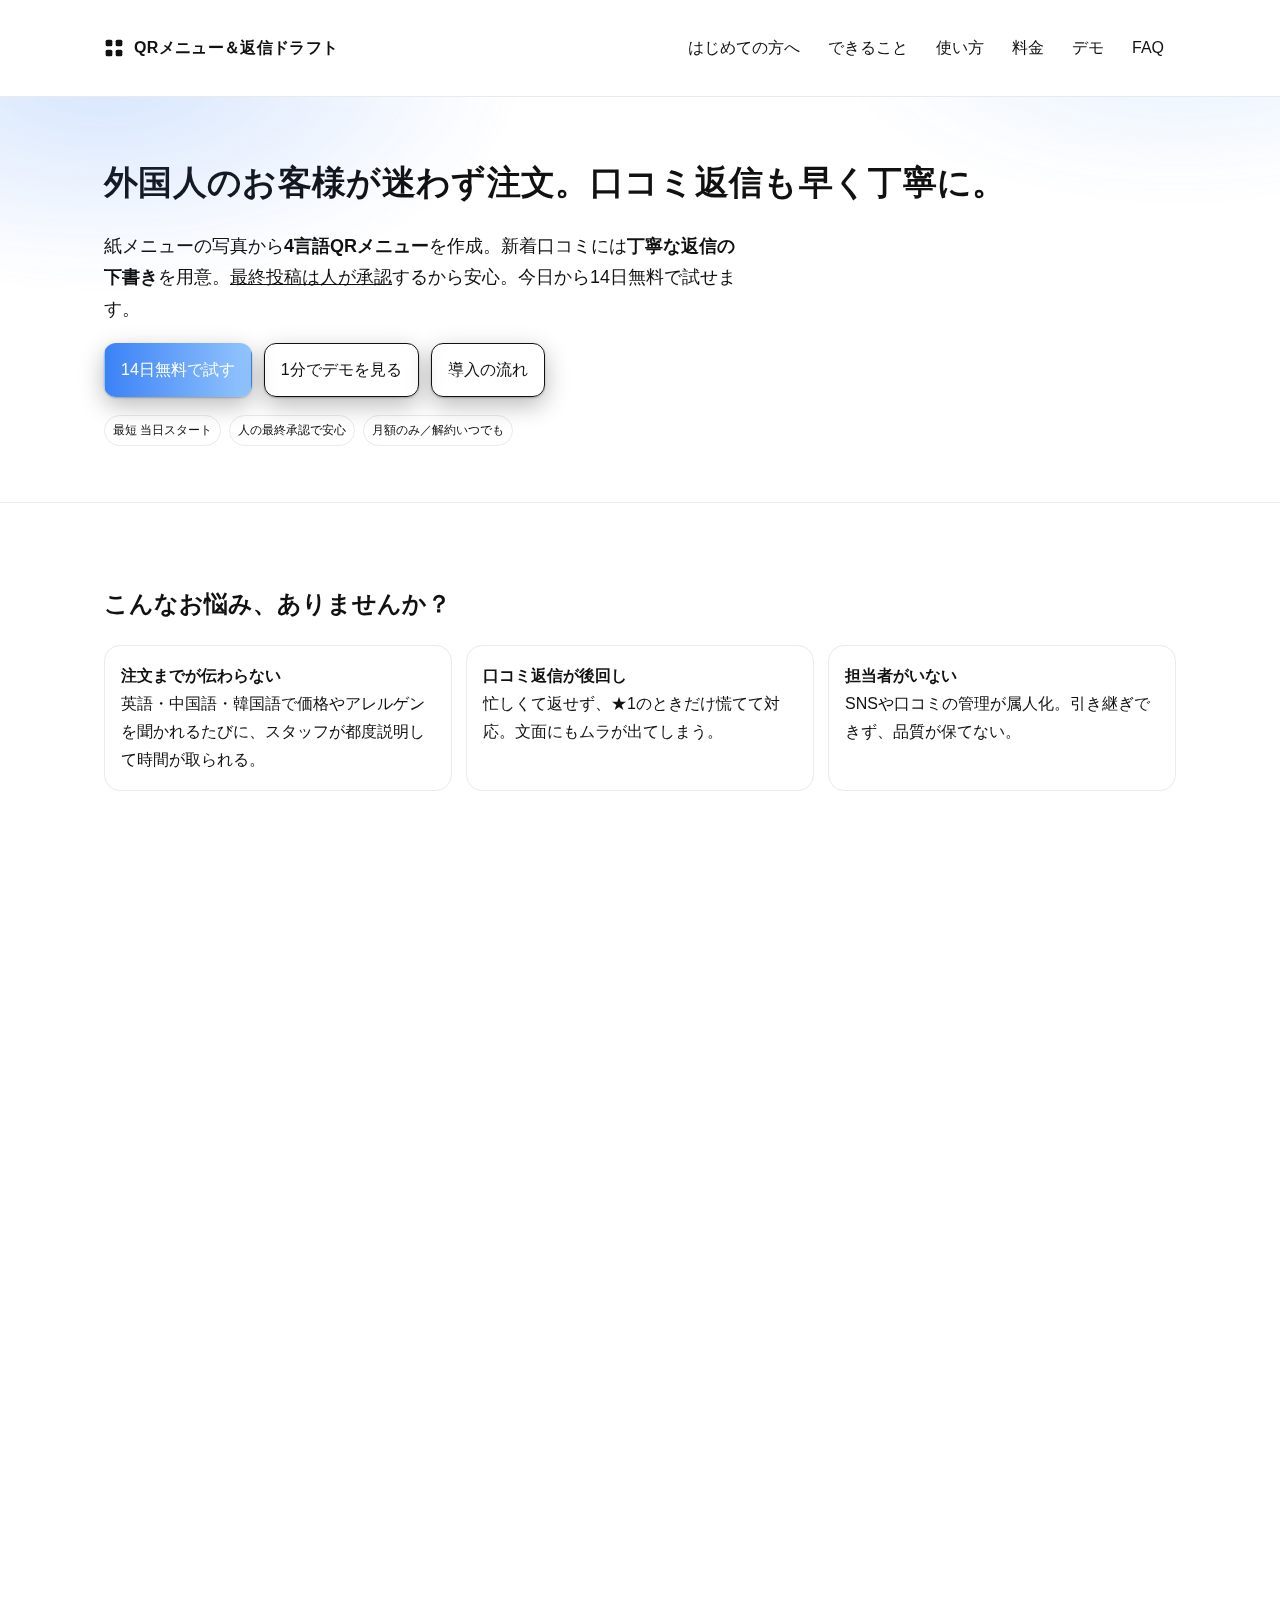
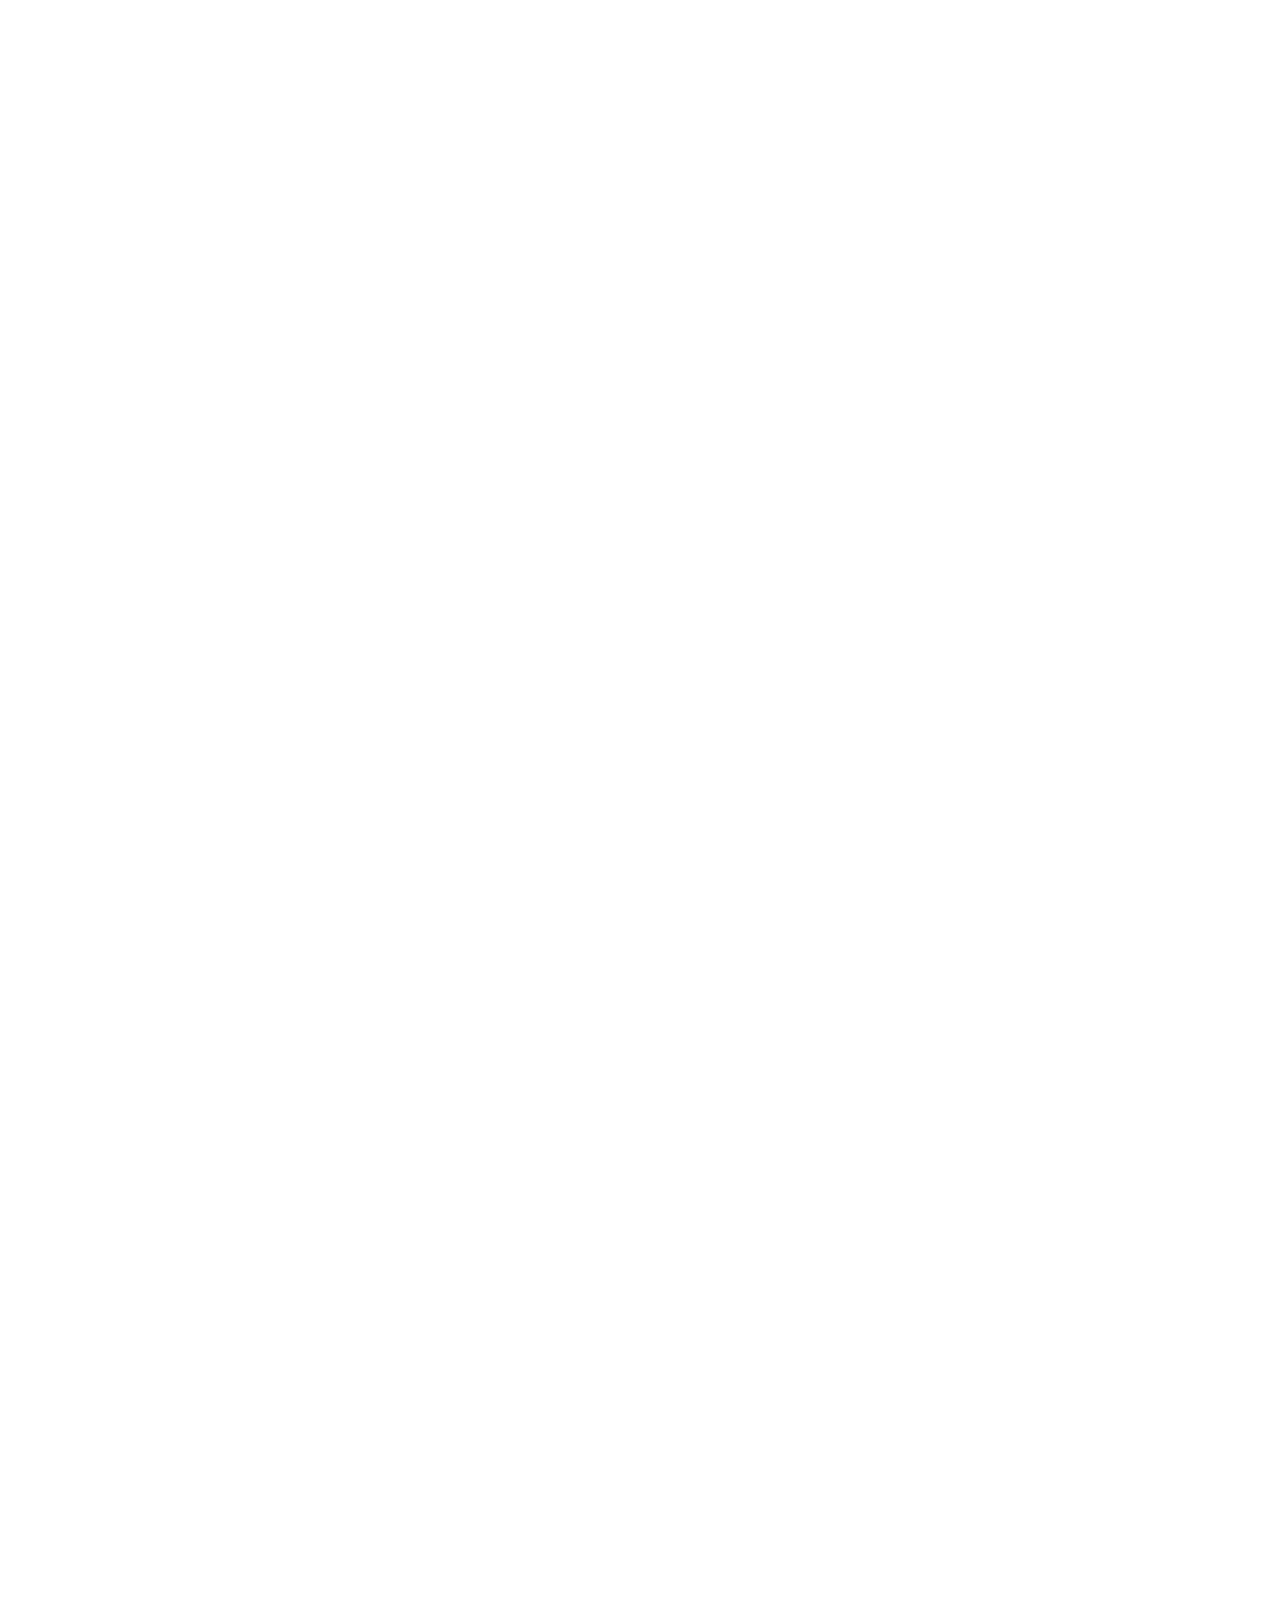
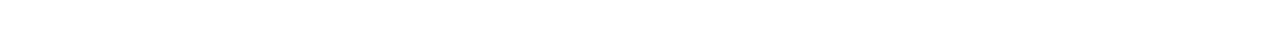
<file: index.html>
<!doctype html>
<html lang="ja">
<head>
  <meta charset="utf-8" />
  <meta name="viewport" content="width=device-width,initial-scale=1" />
  <title>外国人のお客様が迷わず注文。口コミ返信も早く丁寧に｜4言語QRメニュー＆返信ドラフト（14日無料）</title>
  <meta name="description" content="紙メニューの写真から4言語メニューを作成。新着口コミには丁寧な返信の下書きを用意。最終投稿は人の承認で安心。今日から14日無料でお試し。">
  <link rel="canonical" href="https://furahurarin.github.io/qrmenu-site/" />
  <meta property="og:title" content="4言語QRメニュー＆口コミ返信ドラフト｜14日無料" />
  <meta property="og:description" content="外国人のお客様が迷わず注文。新着口コミの返信も素早く丁寧に。最終承認は人が行うから安心。" />
  <meta property="og:type" content="website" />
  <meta property="og:url" content="https://furahurarin.github.io/qrmenu-site/" />
  <meta property="og:image" content="https://furahurarin.github.io/qrmenu-site/og.png" />
  <link rel="icon" href="./favicon.svg" type="image/svg+xml" />
  <meta name="robots" content="index,follow" />
  <link rel="preconnect" href="https://buy.stripe.com" crossorigin>
  <meta name="theme-color" content="#0b0e14" media="(prefers-color-scheme: dark)">
  <meta name="theme-color" content="#ffffff" media="(prefers-color-scheme: light)">

  <!-- external CSS -->
  <link rel="stylesheet" href="./assets/styles/main.css" />
</head>
<body>
  <div class="progress" aria-hidden="true"></div>
  <a href="#main" class="skip">本文へスキップ</a>

  <header class="nav" role="banner">
    <div class="wrap">
      <div class="brand">
        <svg viewBox="0 0 24 24" fill="currentColor" aria-hidden="true"><rect x="2" y="2" width="8" height="8" rx="2"/><rect x="14" y="2" width="8" height="8" rx="2"/><rect x="2" y="14" width="8" height="8" rx="2"/><rect x="14" y="14" width="8" height="8" rx="2"/></svg>
        <span>QRメニュー＆返信ドラフト</span>
      </div>
      <nav class="navlinks" aria-label="主ナビ">
        <a href="#owner">はじめての方へ</a>
        <a href="#logic">できること</a>
        <a href="#how">使い方</a>
        <a href="#pricing">料金</a>
        <a href="./demo.html" rel="noopener">デモ</a>
        <a href="#faq">FAQ</a>
      </nav>
    </div>
  </header>

  <section class="hero" aria-labelledby="hero-title">
    <div class="wrap">
      <h1 id="hero-title">外国人のお客様が迷わず注文。口コミ返信も早く丁寧に。</h1>
      <p class="lead">紙メニューの写真から<strong>4言語QRメニュー</strong>を作成。新着口コミには<strong>丁寧な返信の下書き</strong>を用意。<u>最終投稿は人が承認</u>するから安心。今日から14日無料で試せます。</p>
      <div class="cta" role="group" aria-label="主要アクション">
        <a class="btn primary" href="https://buy.stripe.com/test_aFa7sNc7A7Ai9Xr0ym9ws00" target="_blank" rel="noopener">14日無料で試す</a>
        <a class="btn ghost" href="./demo.html" rel="noopener">1分でデモを見る</a>
        <a class="btn ghost" data-open="flow" aria-haspopup="dialog" aria-controls="flow">導入の流れ</a>
      </div>
      <div class="badges" aria-label="特徴">
        <span class="badge">最短 当日スタート</span>
        <span class="badge">人の最終承認で安心</span>
        <span class="badge">月額のみ／解約いつでも</span>
      </div>
    </div>
  </section>

  <main id="main">
    <div class="wrap">
      <!-- ※以下は元の index.html と同一構造です（省略なしで貼替済） -->
      <!-- For Owners -->
      <section id="owner" class="section reveal" aria-labelledby="owner-h">
        <h2 id="owner-h">こんなお悩み、ありませんか？</h2>
        <div class="grid grid-3">
          <div class="card"><strong>注文までが伝わらない</strong><br>英語・中国語・韓国語で価格やアレルゲンを聞かれるたびに、スタッフが都度説明して時間が取られる。</div>
          <div class="card"><strong>口コミ返信が後回し</strong><br>忙しくて返せず、★1のときだけ慌てて対応。文面にもムラが出てしまう。</div>
          <div class="card"><strong>担当者がいない</strong><br>SNSや口コミの管理が属人化。引き継ぎできず、品質が保てない。</div>
        </div>
      </section>

      <!-- Logic / Value -->
      <section id="logic" class="section reveal" aria-labelledby="logic-h">
        <h2 id="logic-h">これ一つで、来店の機会損失を防ぎます</h2>
        <div class="grid grid-3">
          <article class="card">
            <h3>① 言語の不安をゼロに</h3>
            <p class="tick">紙メニューの写真から 4言語（日本語/英/中/韓）を作成。</p>
            <p class="tick">価格・説明・アレルゲンを明記。<span class="muted">※最終確認は店舗様</span></p>
          </article>
          <article class="card">
            <h3>② 口コミ対応を時短</h3>
            <p class="tick">新着を検知→<strong>下書き</strong>（★5/★3/★1に最適化）を自動用意。</p>
            <p class="tick"><u>人が最終確認</u>してから投稿。語調のブレを防ぎます。</p>
          </article>
          <article class="card">
            <h3>③ 継続運用をラクに</h3>
            <p class="tick">通知→下書き→承認→投稿まで定型化。属人化を解消。</p>
            <p class="tick">「48時間以内の返信目安」を画面で可視化。</p>
          </article>
        </div>

        <div class="card" style="margin-top:12px">
          <h3 style="margin:0 0 8px">かんたんROI試算</h3>
          <div class="calc" aria-label="ROI簡易計算">
            <label>月間QR閲覧数 <input id="c_scans" type="number" value="800" inputmode="numeric" aria-label="月間QR閲覧数"></label>
            <label>来店率の上昇（%） <input id="c_uplift" type="number" value="5" inputmode="decimal" aria-label="来店率上昇"></label>
            <label>平均客単価(¥) <input id="c_ticket" type="number" value="1200" inputmode="numeric" aria-label="平均客単価"></label>
            <label>月額費(¥) <input id="c_spend" type="number" value="6980" inputmode="numeric" aria-label="月額費"></label>
            <strong id="c_out" style="margin-left:6px">—</strong>
          </div>
          <p class="muted" style="margin-top:6px">※目安。立地・写真品質・レビュー数で変動します。</p>
        </div>
      </section>

      <!-- How it works -->
      <section id="how" class="section reveal" aria-labelledby="how-h">
        <h2 id="how-h">使い方はシンプル、3ステップ</h2>
        <div class="grid grid-3">
          <div class="card">1. <strong>QRポップを設置</strong><br>A6卓上/A4入口のQRを店頭に。紙メニュー併記で安心。</div>
          <div class="card">2. <strong>4言語メニュー作成</strong><br>写真やCSVから作成、人が最終チェック。</div>
          <div class="card">3. <strong>口コミ対応</strong><br>通知→下書き→承認→投稿。丁寧な日本語テンプレ付き。</div>
        </div>
        <details style="margin-top:10px"><summary>返信文サンプルを見る</summary>
          <div class="card" style="margin-top:10px">
            <p><strong>★5 例：</strong>ご来店ありがとうございました。お料理を気に入っていただけて大変嬉しいです。次回は季節限定メニューもぜひお試しください。</p>
            <p><strong>★3 例：</strong>ご期待に十分お応えできず申し訳ありません。いただいたご指摘（待ち時間）を改善し、より快適にお過ごしいただけるよう努めます。</p>
            <p><strong>★1 例：</strong>不快な思いをさせてしまい、深くお詫び申し上げます。詳細を確認し再発防止に取り組みます。もし差し支えなければ、状況を教えていただけますと幸いです。</p>
          </div>
        </details>
      </section>

      <!-- Pricing -->
      <section id="pricing" class="section reveal" aria-labelledby="pricing-h">
        <h2 id="pricing-h">料金（14日無料・いつでも解約）</h2>
        <div class="grid grid-3">
          <article class="card price" aria-label="Lite">
            <h3>Lite</h3>
            <div><span class="yen">¥</span><span class="amt">3,980</span><span class="per">/月</span></div>
            <ul>
              <li>1店舗・1カテゴリ</li>
              <li>返信下書き 30/月</li>
              <li>月次ミニレポ（簡易）</li>
            </ul>
          </article>
          <article class="card price" aria-label="Pro（おすすめ）">
            <h3>Pro（おすすめ）</h3>
            <div><span class="yen">¥</span><span class="amt">6,980</span><span class="per">/月</span></div>
            <ul>
              <li>1店舗・無制限カテゴリ</li>
              <li>返信下書き 100/月</li>
              <li>辞書カスタム／返信目安の可視化</li>
            </ul>
          </article>
          <article class="card price" aria-label="DFY（おまかせ）">
            <h3>DFY（おまかせ）</h3>
            <div><span class="yen">¥</span><span class="amt">19,800</span><span class="per">/月</span></div>
            <ul>
              <li>写真差し替え・翻訳手直し</li>
              <li>投稿代行（人の最終承認後）</li>
              <li>優先サポート</li>
            </ul>
          </article>
        </div>
        <div class="cta" role="group" aria-label="料金アクション">
          <a class="btn primary" href="https://buy.stripe.com/test_aFa7sNc7A7Ai9Xr0ym9ws00" target="_blank" rel="noopener">14日無料で試す（Pro）</a>
          <a class="btn ghost" href="./demo.html" rel="noopener">デモを見る</a>
        </div>
        <p class="muted">※決済はStripe。カード情報は当サービスで保持しません。</p>
      </section>

      <section id="trust" class="section reveal" aria-labelledby="trust-h">
        <h2 id="trust-h">安心して使える運用ポリシー</h2>
        <div class="grid grid-2">
          <div class="card">
            <h3>安全設計</h3>
            <ul>
              <li>最小権限・アクセス制御・ログ監査</li>
              <li><u>自動投稿なし</u>：最終投稿は必ず人が承認</li>
              <li>禁則語フィルタと丁寧文体のテンプレ</li>
            </ul>
          </div>
          <div class="card">
            <h3>法令・ガイドライン</h3>
            <ul>
              <li>対価提供・選別依頼は行いません</li>
              <li>アレルゲンは原文優先の免責を併記（最終確認は店舗様）</li>
              <li>48時間以内の返信を目安として運用</li>
            </ul>
            <p><a href="./terms.html">利用規約</a>・<a href="./privacy.html">プライバシー</a>・<a href="./security.html">セキュリティ</a></p>
          </div>
        </div>
      </section>

      <section id="faq" class="section reveal" aria-labelledby="faq-h">
        <h2 id="faq-h">よくある質問</h2>
        <details><summary>投稿まで自動で行われますか？</summary><p>いいえ。AIは返信の下書きまで。最終投稿は必ず人が承認します。</p></details>
        <details><summary>翻訳の間違いが心配です</summary><p>固有名詞辞書の適用と人手確認を行います。アレルゲンは原文優先の免責を併記し、最終確認は店舗様の責任範囲です。</p></details>
        <details><summary>途中解約はできますか？</summary><p>いつでも可能です。次回更新日前の解約で翌月以降は課金されません。</p></details>
        <p class="footer-note">免責：価格・アレルゲン等の最終確認は店舗様の責任範囲です。</p>
      </section>

      <footer class="section reveal" aria-labelledby="company">
        <h2 id="company">事業者情報</h2>
        <p>屋号：Relayo（例） / 所在地：福井県越前市… / 連絡先：<a href="mailto:contact@example.com">contact@example.com</a></p>
        <p><a href="./privacy.html">プライバシーポリシー</a> ｜ <a href="./terms.html">利用規約</a> ｜ <a href="./tokusho.html">特定商取引法に基づく表記</a></p>
        <p class="muted">Build: 2025-09-07</p>
      </footer>
    </div>
  </main>

  <button id="toTop" class="totop" aria-label="ページ上部へ">▲</button>

  <dialog id="flow" aria-labelledby="flow-h">
    <div class="dlg-h" id="flow-h">導入の流れ（14日無料）</div>
    <div class="dlg-c">
      <ol>
        <li><strong>申込：</strong>「14日無料で試す」→ Stripeで0円スタート</li>
        <li><strong>案内：</strong>申込完了画面とメールから <code>welcome.html</code> へ</li>
        <li><strong>設置：</strong>A6卓上/A4入口のQRを掲示（紙メニュー併記OK）</li>
        <li><strong>運用：</strong>レビュー通知→下書き生成→<u>人が最終承認</u>→投稿</li>
      </ol>
      <p class="muted">※対価提供や選別依頼は行いません。自動投稿もしません。</p>
    </div>
    <div class="dlg-f">
      <button class="btn ghost" data-close>閉じる</button>
      <a class="btn primary" href="https://buy.stripe.com/test_aFa7sNc7A7Ai9Xr0ym9ws00" target="_blank" rel="noopener">今すぐ試す</a>
    </div>
  </dialog>

  <!-- external JS -->
  <script defer src="./assets/js/main.js"></script>

  <!-- Structured data（既存を維持） -->
  <script type="application/ld+json">{"@context":"https://schema.org","@type":"Organization","name":"Relayo","url":"https://furahurarin.github.io/qrmenu-site/","logo":"https://furahurarin.github.io/qrmenu-site/og.png","sameAs":[]}</script>
  <script type="application/ld+json">{"@context":"https://schema.org","@type":"WebSite","name":"4言語QRメニュー＆口コミ返信ドラフト","url":"https://furahurarin.github.io/qrmenu-site/","potentialAction":{"@type":"SearchAction","target":"https://furahurarin.github.io/qrmenu-site/demo.html?q={search_term_string}","query-input":"required name=search_term_string"}}</script>
  <script type="application/ld+json">{"@context":"https://schema.org","@type":"Service","name":"4言語QRメニュー＆口コミ返信ドラフト","provider":{"@type":"Organization","name":"Relayo"},"areaServed":"JP","offers":[{"@type":"Offer","name":"Lite","price":"3980","priceCurrency":"JPY","availability":"https://schema.org/InStock"},{"@type":"Offer","name":"Pro","price":"6980","priceCurrency":"JPY","availability":"https://schema.org/InStock"},{"@type":"Offer","name":"DFY","price":"19800","priceCurrency":"JPY","availability":"https://schema.org/InStock"}]}</script>
  <script type="application/ld+json">{"@context":"https://schema.org","@type":"FAQPage","mainEntity":[{"@type":"Question","name":"投稿まで自動で行われますか？","acceptedAnswer":{"@type":"Answer","text":"いいえ。AIは返信の下書きまで。最終投稿は必ず人が承認します。"}},{"@type":"Question","name":"翻訳の間違いが心配です","acceptedAnswer":{"@type":"Answer","text":"固有名詞辞書の適用と人手確認を行います。アレルゲンは原文優先の免責を併記し、最終確認は店舗様の責任範囲です。"}},{"@type":"Question","name":"途中解約はできますか？","acceptedAnswer":{"@type":"Answer","text":"いつでも可能です。次回更新日前の解約で翌月以降は課金されません。"}}]}</script>
</body>
</html>
</file>
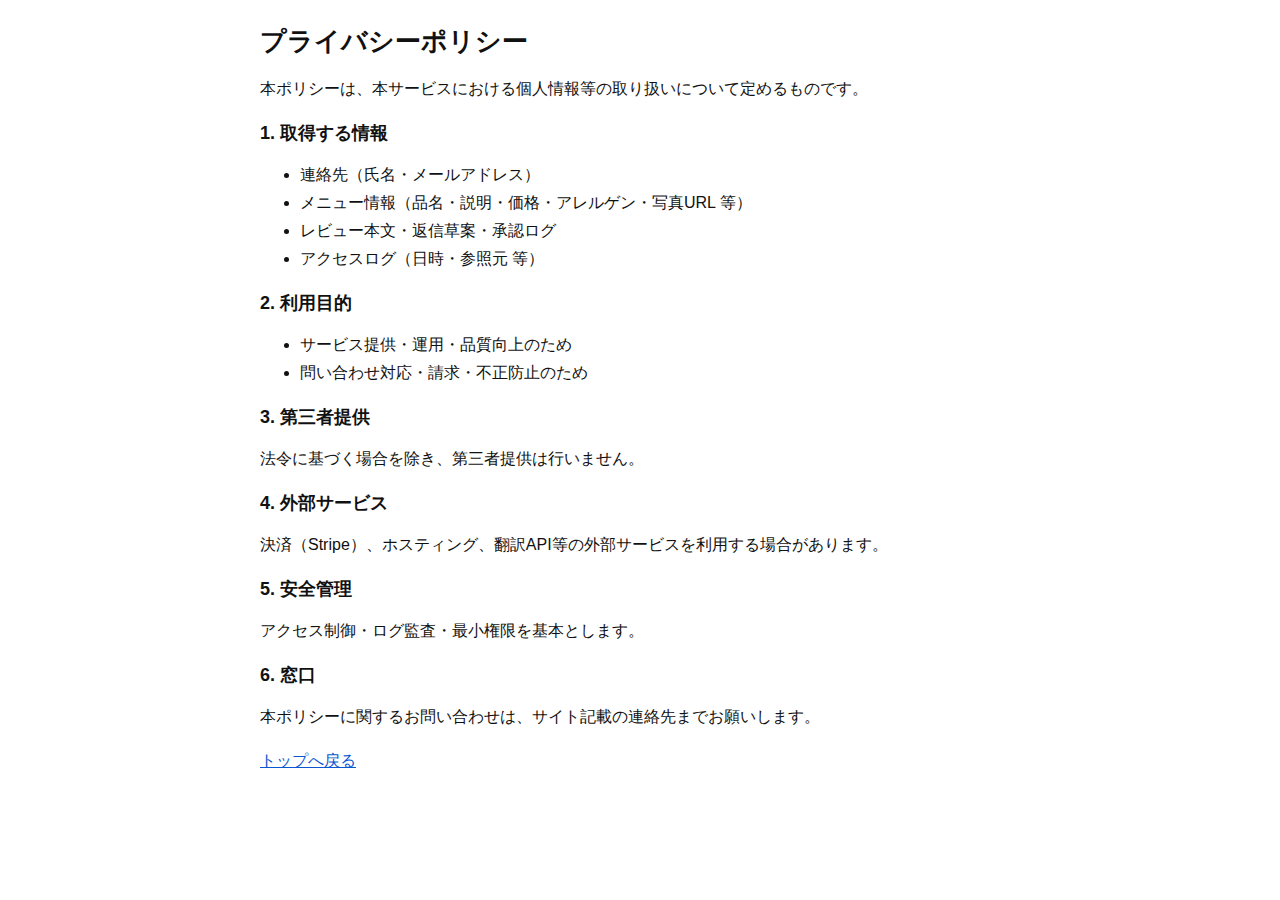
<file: privacy.html>
<!doctype html>
<html lang="ja">
<head>
  <meta charset="utf-8" />
  <meta name="viewport" content="width=device-width,initial-scale=1" />
  <title>プライバシーポリシー</title>
  <meta name="description" content="多言語QRメニュー＋口コミ自動翻訳/返信における、個人情報等の取り扱い方針を定めます。">
  <link rel="stylesheet" href="./assets/styles/pages.css" />
</head>
<body>
  <main class="wrap">
    <h1>プライバシーポリシー</h1>
    <p>本ポリシーは、本サービスにおける個人情報等の取り扱いについて定めるものです。</p>

    <h2>1. 取得する情報</h2>
    <ul>
      <li>連絡先（氏名・メールアドレス）</li>
      <li>メニュー情報（品名・説明・価格・アレルゲン・写真URL 等）</li>
      <li>レビュー本文・返信草案・承認ログ</li>
      <li>アクセスログ（日時・参照元 等）</li>
    </ul>

    <h2>2. 利用目的</h2>
    <ul>
      <li>サービス提供・運用・品質向上のため</li>
      <li>問い合わせ対応・請求・不正防止のため</li>
    </ul>

    <h2>3. 第三者提供</h2>
    <p>法令に基づく場合を除き、第三者提供は行いません。</p>

    <h2>4. 外部サービス</h2>
    <p>決済（Stripe）、ホスティング、翻訳API等の外部サービスを利用する場合があります。</p>

    <h2>5. 安全管理</h2>
    <p>アクセス制御・ログ監査・最小権限を基本とします。</p>

    <h2>6. 窓口</h2>
    <p>本ポリシーに関するお問い合わせは、サイト記載の連絡先までお願いします。</p>

    <p><a href="./index.html">トップへ戻る</a></p>
  </main>
</body>
</html>
</file>
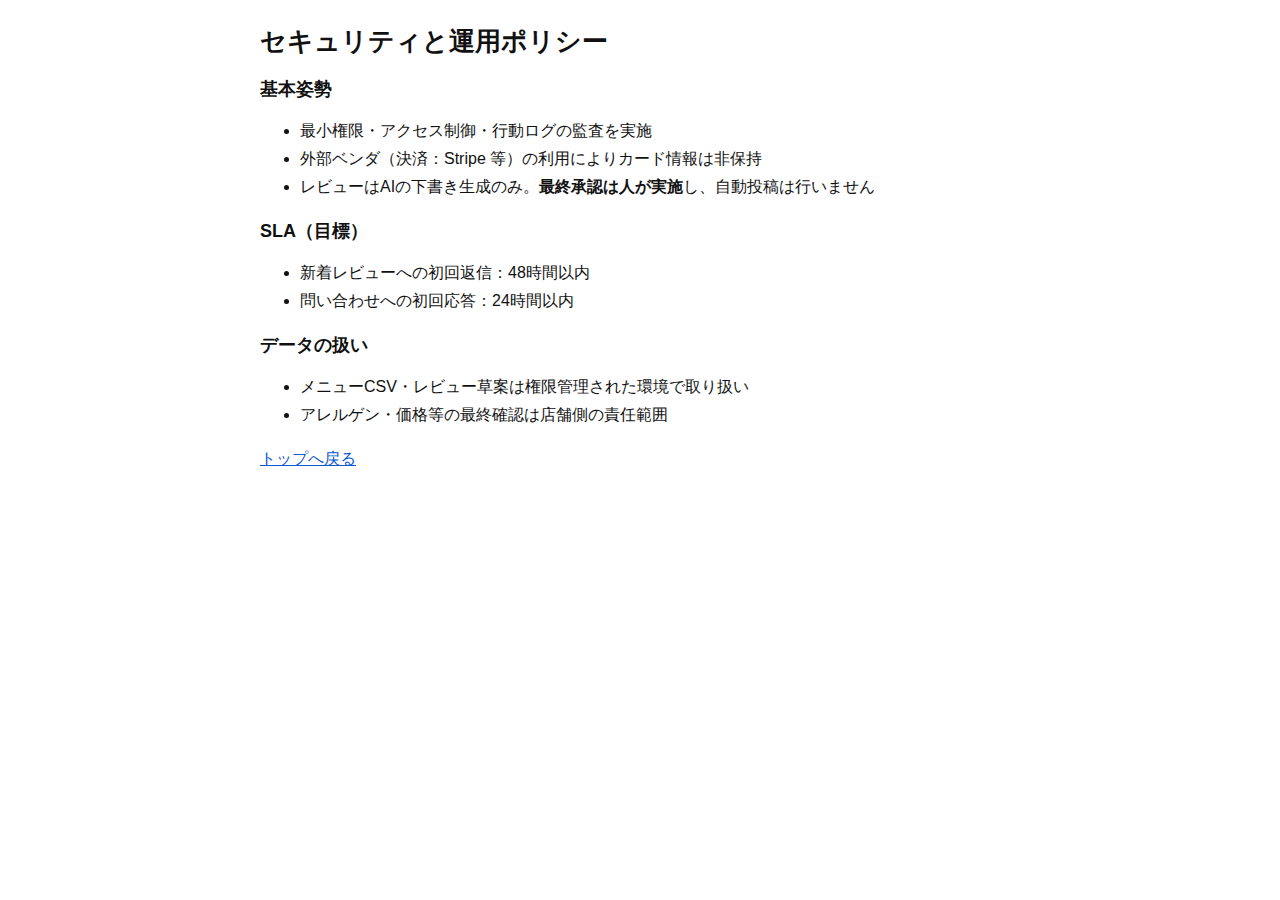
<file: security.html>
<!doctype html>
<html lang="ja">
<head>
  <meta charset="utf-8" />
  <meta name="viewport" content="width=device-width,initial-scale=1" />
  <title>セキュリティと運用ポリシー</title>
  <meta name="description" content="多言語QRメニュー＋口コミ自動翻訳/返信におけるセキュリティ設計と運用ポリシー（最小権限・アクセス制御・行動ログ監査、SLA 目標、データ取り扱い方針）を定めます。">
  <link rel="stylesheet" href="./assets/styles/pages.css" />
</head>
<body>
  <main class="wrap">
    <h1>セキュリティと運用ポリシー</h1>

    <h2>基本姿勢</h2>
    <ul>
      <li>最小権限・アクセス制御・行動ログの監査を実施</li>
      <li>外部ベンダ（決済：Stripe 等）の利用によりカード情報は非保持</li>
      <li>レビューはAIの下書き生成のみ。<strong>最終承認は人が実施</strong>し、自動投稿は行いません</li>
    </ul>

    <h2>SLA（目標）</h2>
    <ul>
      <li>新着レビューへの初回返信：48時間以内</li>
      <li>問い合わせへの初回応答：24時間以内</li>
    </ul>

    <h2>データの扱い</h2>
    <ul>
      <li>メニューCSV・レビュー草案は権限管理された環境で取り扱い</li>
      <li>アレルゲン・価格等の最終確認は店舗側の責任範囲</li>
    </ul>

    <p><a href="./index.html">トップへ戻る</a></p>
  </main>
</body>
</html>
</file>
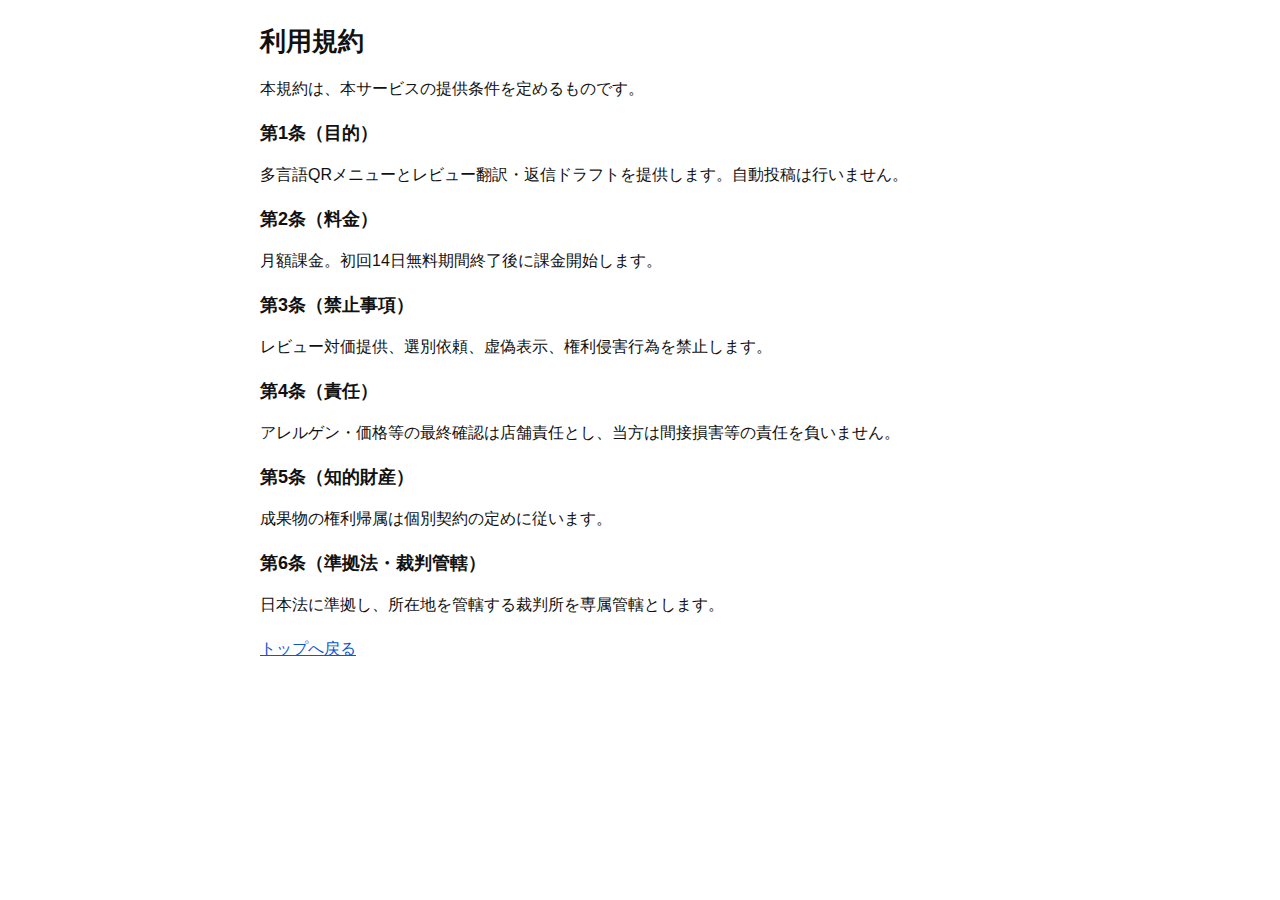
<file: terms.html>
<!doctype html>
<html lang="ja">
<head>
  <meta charset="utf-8" />
  <meta name="viewport" content="width=device-width,initial-scale=1" />
  <title>利用規約</title>
  <meta name="description" content="多言語QRメニュー＋口コミ自動翻訳/返信の利用条件（料金、禁止事項、責任、知的財産、準拠法・裁判管轄）を定めます。">
  <link rel="stylesheet" href="./assets/styles/pages.css" />
</head>
<body>
  <main class="wrap">
    <h1>利用規約</h1>
    <p>本規約は、本サービスの提供条件を定めるものです。</p>

    <h2>第1条（目的）</h2>
    <p>多言語QRメニューとレビュー翻訳・返信ドラフトを提供します。自動投稿は行いません。</p>

    <h2>第2条（料金）</h2>
    <p>月額課金。初回14日無料期間終了後に課金開始します。</p>

    <h2>第3条（禁止事項）</h2>
    <p>レビュー対価提供、選別依頼、虚偽表示、権利侵害行為を禁止します。</p>

    <h2>第4条（責任）</h2>
    <p>アレルゲン・価格等の最終確認は店舗責任とし、当方は間接損害等の責任を負いません。</p>

    <h2>第5条（知的財産）</h2>
    <p>成果物の権利帰属は個別契約の定めに従います。</p>

    <h2>第6条（準拠法・裁判管轄）</h2>
    <p>日本法に準拠し、所在地を管轄する裁判所を専属管轄とします。</p>

    <p><a href="./index.html">トップへ戻る</a></p>
  </main>
</body>
</html>
</file>
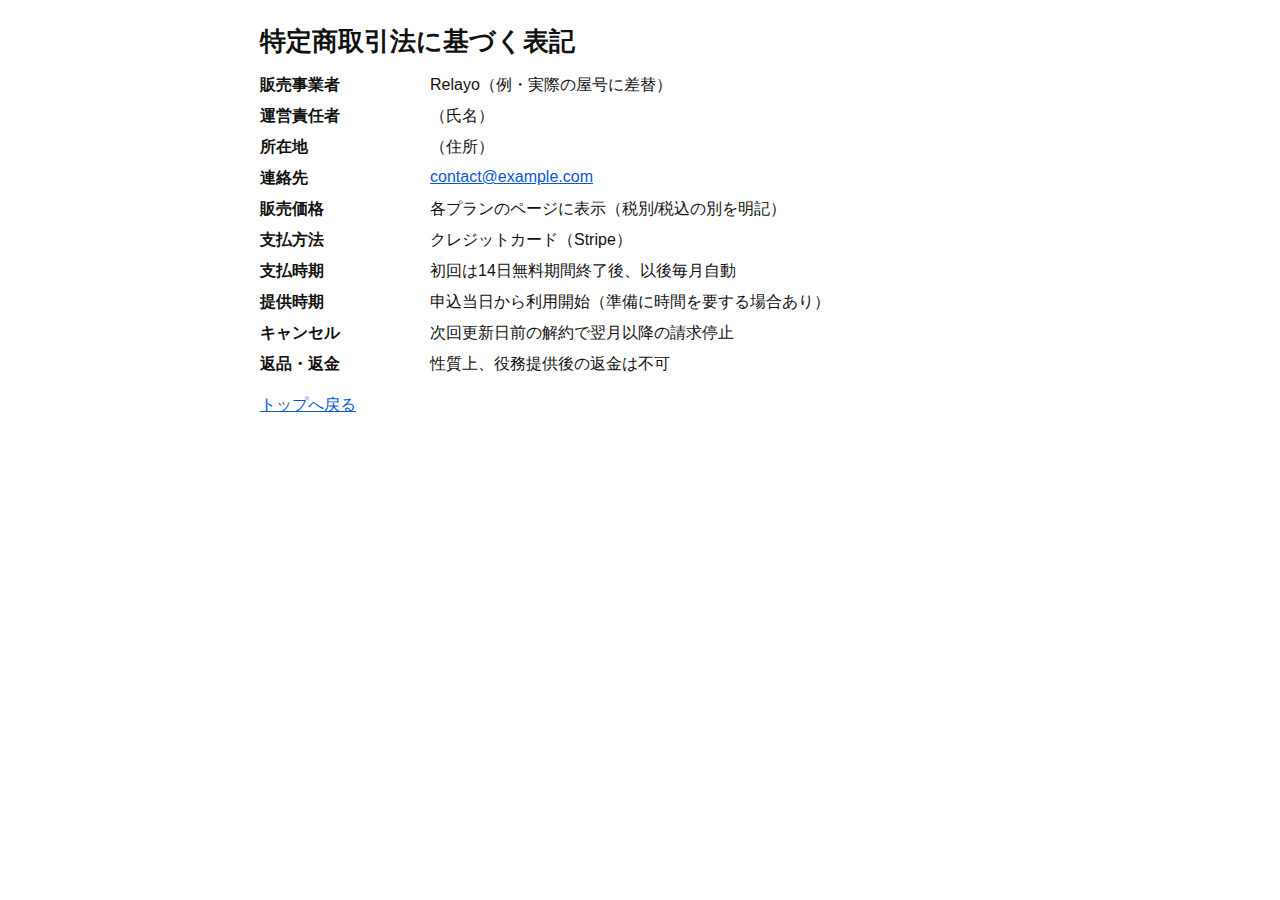
<file: tokusho.html>
<!doctype html>
<html lang="ja">
<head>
  <meta charset="utf-8" />
  <meta name="viewport" content="width=device-width,initial-scale=1" />
  <title>特定商取引法に基づく表記</title>
  <meta name="description" content="多言語QRメニュー＋口コミ自動翻訳/返信に関する特定商取引法表示（事業者、責任者、所在地、連絡先、価格、支払方法・時期、提供時期、キャンセル、返金など）。">
  <link rel="stylesheet" href="./assets/styles/pages.css" />
</head>
<body>
  <main class="wrap">
    <h1>特定商取引法に基づく表記</h1>
    <dl>
      <dt>販売事業者</dt><dd>Relayo（例・実際の屋号に差替）</dd>
      <dt>運営責任者</dt><dd>（氏名）</dd>
      <dt>所在地</dt><dd>（住所）</dd>
      <dt>連絡先</dt><dd><a href="mailto:contact@example.com">contact@example.com</a></dd>
      <dt>販売価格</dt><dd>各プランのページに表示（税別/税込の別を明記）</dd>
      <dt>支払方法</dt><dd>クレジットカード（Stripe）</dd>
      <dt>支払時期</dt><dd>初回は14日無料期間終了後、以後毎月自動</dd>
      <dt>提供時期</dt><dd>申込当日から利用開始（準備に時間を要する場合あり）</dd>
      <dt>キャンセル</dt><dd>次回更新日前の解約で翌月以降の請求停止</dd>
      <dt>返品・返金</dt><dd>性質上、役務提供後の返金は不可</dd>
    </dl>
    <p><a href="./index.html">トップへ戻る</a></p>
  </main>
</body>
</html>
</file>
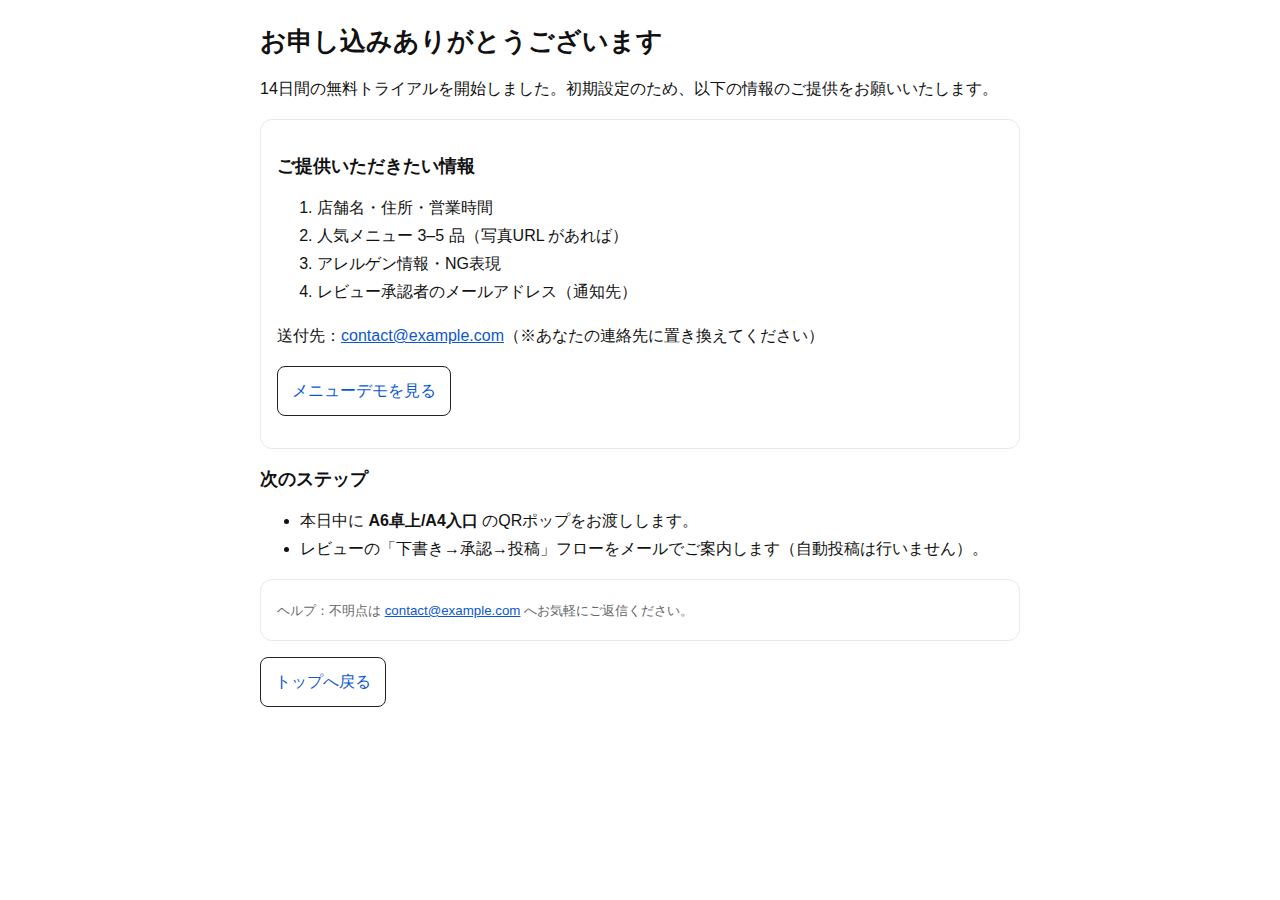
<file: welcome.html>
<!doctype html>
<html lang="ja">
<head>
  <meta charset="utf-8" />
  <meta name="viewport" content="width=device-width,initial-scale=1" />
  <title>お申し込みありがとうございます</title>
  <meta name="description" content="多言語QRメニュー＋口コミ自動翻訳/返信の14日間無料トライアルを開始しました。初期設定のご案内ページです。">
  <link rel="stylesheet" href="./assets/styles/pages.css" />
</head>
<body>
  <main class="wrap">
    <h1>お申し込みありがとうございます</h1>
    <p>14日間の無料トライアルを開始しました。初期設定のため、以下の情報のご提供をお願いいたします。</p>

    <section class="box" aria-labelledby="need-info-h">
      <h2 id="need-info-h">ご提供いただきたい情報</h2>
      <ol>
        <li>店舗名・住所・営業時間</li>
        <li>人気メニュー 3–5 品（写真URL があれば）</li>
        <li>アレルゲン情報・NG表現</li>
        <li>レビュー承認者のメールアドレス（通知先）</li>
      </ol>
      <p>送付先：<a href="mailto:contact@example.com">contact@example.com</a>（※あなたの連絡先に置き換えてください）</p>
      <p><a class="btn" href="./demo.html">メニューデモを見る</a></p>
    </section>

    <h2>次のステップ</h2>
    <ul>
      <li>本日中に <strong>A6卓上/A4入口</strong> のQRポップをお渡しします。</li>
      <li>レビューの「下書き→承認→投稿」フローをメールでご案内します（自動投稿は行いません）。</li>
    </ul>

    <p class="box"><small class="muted">ヘルプ：不明点は <a href="mailto:contact@example.com">contact@example.com</a> へお気軽にご返信ください。</small></p>

    <p><a class="btn" href="./index.html">トップへ戻る</a></p>
  </main>
</body>
</html>
</file>
<file: assets/styles/main.css>
:root{
  color-scheme: dark light;
  --bg:#0b0e14; --fg:#e8e9ee; --muted:#9aa0a6; --line:#1f2430;
  --surface:#121826; --card:#0f1422;
  --brand:#3b82f6; --brand-2:#93c5fd; --ok:#34d399; --warn:#f59e0b; --danger:#ef4444;
  --shadow: 0 1px 2px rgba(0,0,0,.24), 0 8px 24px rgba(0,0,0,.28);
}
@media (prefers-color-scheme: light){
  :root{ --bg:#ffffff; --fg:#111; --muted:#5f6368; --line:#eaeaea; --surface:#f6f8fb; --card:#fff }
  .hero::before{ opacity:.8 }
}
*{ box-sizing:border-box }
body{ margin:0; background:var(--bg); color:var(--fg);
  font:16px/1.75 -apple-system,BlinkMacSystemFont,Segoe UI,Roboto,Helvetica,Arial,Apple Color Emoji,Segoe UI Emoji }
a{ color:inherit }
.wrap{ max-width:1120px; margin:0 auto; padding:24px }
.skip{ position:absolute; left:-9999px } .skip:focus{ left:16px; top:16px; background:#fff; color:#000; padding:8px 10px; border-radius:8px }
/* progress */
.progress{ position:fixed; left:0; top:0; height:3px; width:var(--w,0%); z-index:60; background:linear-gradient(90deg,var(--brand),var(--brand-2)); }
/* header */
header.nav{ position:sticky; top:0; z-index:50; background:rgba(11,14,20,.75); backdrop-filter:saturate(180%) blur(10px); border-bottom:1px solid var(--line) }
@media (prefers-color-scheme: light){ header.nav{ background:rgba(255,255,255,.75) } }
header.nav .wrap{ display:flex; gap:14px; align-items:center; justify-content:space-between }
.brand{ display:flex; align-items:center; gap:10px; font-weight:800; letter-spacing:.02em }
.brand svg{ width:20px; height:20px }
.navlinks{ display:flex; gap:4px; flex-wrap:wrap }
.navlinks a{ padding:10px 12px; text-decoration:none; border-radius:10px }
.navlinks a:hover,.navlinks a:focus-visible{ background:rgba(255,255,255,.08); outline:none }
.navlinks a[aria-current="true"]{ background:rgba(59,130,246,.18) }
/* hero */
.hero{ position:relative; border-bottom:1px solid var(--line); overflow:hidden }
.hero::before{ content:""; position:absolute; inset:-20%; background:
  radial-gradient(700px 350px at 20% 10%, #3b82f644, transparent 60%),
  radial-gradient(600px 300px at 80% 0%, #60a5fa3a, transparent 60%);
  filter:blur(20px); transform:translateZ(0); pointer-events:none }
.hero .wrap{ padding-top:56px; padding-bottom:56px }
h1{ font-size:34px; margin:0 0 10px; letter-spacing:.01em }
.lead{ max-width:64ch; font-size:18px }
.cta{ display:flex; gap:12px; flex-wrap:wrap; margin:18px 0 }
.btn{ padding:12px 16px; border-radius:12px; border:1px solid var(--fg); text-decoration:none; position:relative; overflow:hidden; cursor:pointer; box-shadow:var(--shadow) }
.btn.primary{ background:linear-gradient(90deg,var(--brand),var(--brand-2)); color:#fff; border-color:transparent }
.btn.ghost{ background:transparent }
.btn:focus-visible{ outline:2px solid var(--brand-2); outline-offset:2px }
.btn:hover::after{ content:""; position:absolute; inset:0; background:linear-gradient(90deg,transparent,rgba(255,255,255,.12),transparent); transform:translateX(-100%); animation:shine .8s forwards }
@keyframes shine{ to{ transform:translateX(100%) } }
.badges{ display:flex; gap:8px; flex-wrap:wrap; margin-top:8px }
.badge{ border:1px solid var(--line); padding:4px 8px; border-radius:999px; background:rgba(255,255,255,.04); font-size:12px }
/* sections */
.section{ padding:36px 0 }
.grid{ display:grid; gap:14px }
@media(min-width:960px){ .grid-3{ grid-template-columns:repeat(3,1fr) } .grid-2{ grid-template-columns:repeat(2,1fr) } }
.card{ border:1px solid var(--line); border-radius:16px; padding:16px; background:var(--card) }
.card h3{ margin:0 0 6px }
.muted{ color:var(--muted) }
.tick{ display:flex; gap:10px; align-items:flex-start }
.tick::before{ content:"✓"; font-weight:800; margin-top:2px; color:var(--ok) }
.price h3{ margin:0 0 8px } .price .yen{ font-size:18px } .price .amt{ font-size:30px; font-weight:800 } .per{ font-size:12px; color:var(--muted) }
.footer-note{ font-size:12px; color:var(--muted) }
/* floating CTA */
.floating-cta{ position:sticky; bottom:0; background:rgba(11,14,20,.86); backdrop-filter:saturate(180%) blur(10px); border-top:1px solid var(--line); padding:10px 0; margin-top:24px }
@media (prefers-color-scheme: light){ .floating-cta{ background:rgba(255,255,255,.86) } }
.floating-cta .wrap{ display:flex; gap:12px; justify-content:space-between; align-items:center }
/* reveal / to top */
.reveal{ opacity:0; transform:translateY(12px); transition:opacity .6s ease, transform .6s ease }
.reveal.on{ opacity:1; transform:none }
@media (prefers-reduced-motion: reduce){ .reveal{ opacity:1; transform:none; transition:none } .btn:hover::after{ display:none } }
.totop{ position:fixed; right:16px; bottom:88px; z-index:55; border:1px solid var(--line); background:var(--card); border-radius:999px; padding:10px 12px; opacity:0; pointer-events:none; transition:opacity .3s }
.totop.on{ opacity:1; pointer-events:auto }
/* dialog */
dialog{ border:none; border-radius:16px; padding:0; background:var(--card); color:var(--fg); width:min(680px, 92vw) }
dialog::backdrop{ background:rgba(0,0,0,.6) }
.dlg-h{ padding:16px 18px; border-bottom:1px solid var(--line); font-weight:700 }
.dlg-c{ padding:16px 18px } .dlg-f{ padding:12px 18px; border-top:1px solid var(--line); display:flex; gap:8px; justify-content:flex-end }
/* ROI mini calc */
.calc{ display:flex; gap:8px; flex-wrap:wrap; align-items:center }
.calc input{ width:120px; padding:8px 10px; border-radius:10px; border:1px solid var(--line); background:var(--surface); color:var(--fg) }
@media (prefers-color-scheme: light){ .calc input{ background:#fff } }
</file>
<file: assets/styles/pages.css>
body{font-family:-apple-system,BlinkMacSystemFont,"Segoe UI",Roboto,Helvetica,Arial,"Apple Color Emoji","Segoe UI Emoji";margin:0;color:#111;background:#fff}
.wrap{max-width:760px;margin:0 auto;padding:24px}
h1{font-size:26px;margin:0 0 12px}
h2{font-size:18px;margin:18px 0 8px}
p,li{line-height:1.75}
a{color:#0b57d0}
dl{display:grid;grid-template-columns:160px 1fr;gap:10px}
dt{font-weight:700}
dd{margin:0}
/* --- welcome 共通ユーティリティ --- */
.box { border:1px solid #eaeaea; border-radius:12px; padding:16px; margin-top:12px; background:#fff; }
.btn { display:inline-block; padding:10px 14px; border-radius:8px; border:1px solid #222; text-decoration:none; }
.btn:hover { opacity:.9; }
.btn.primary { background:#111; color:#fff; border-color:#111; }
small.muted { color:#666; }
</file>
